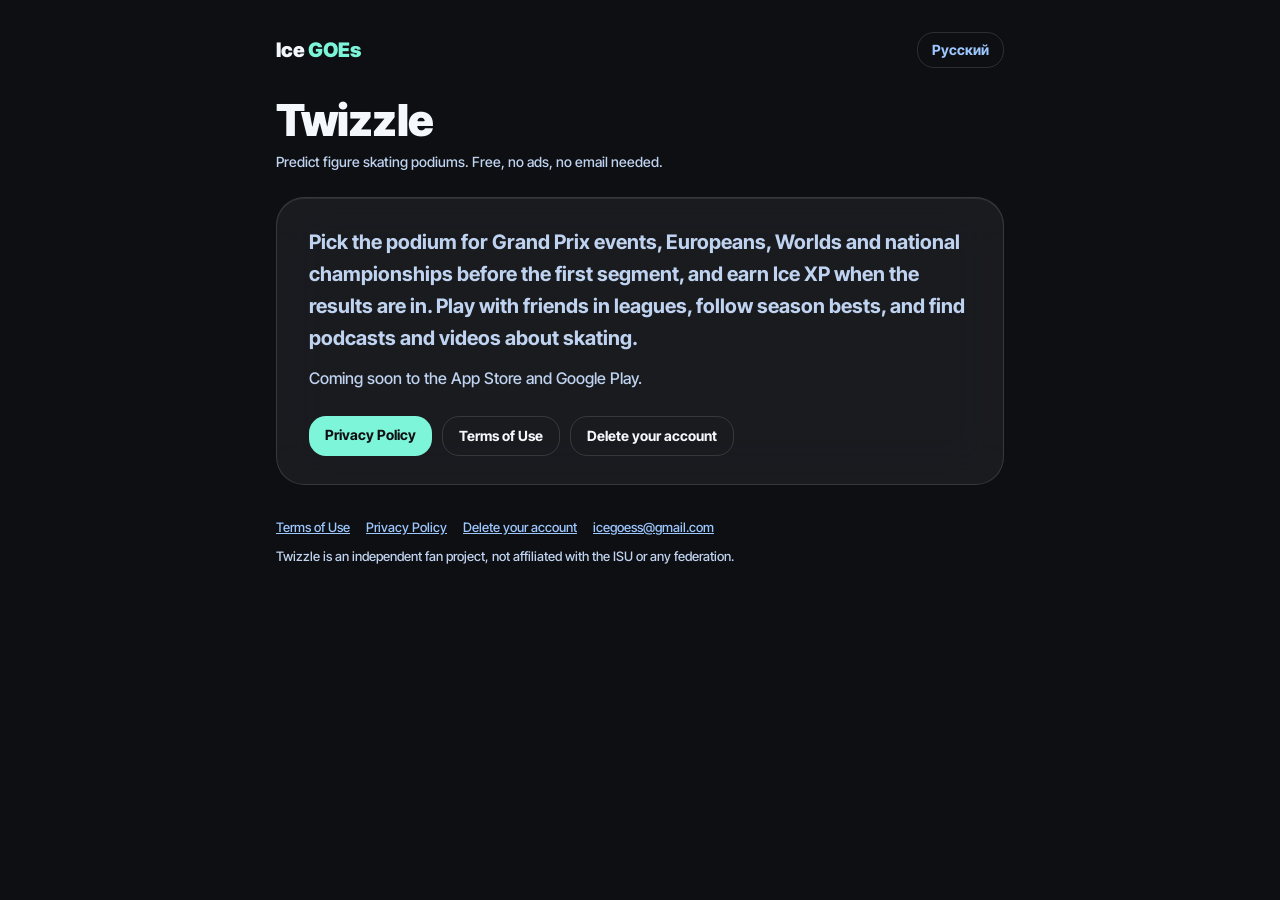
<file: index.html>
<!doctype html>
<html lang="en">
<head>
<meta charset="utf-8">
<meta name="viewport" content="width=device-width, initial-scale=1">
<title>Twizzle — figure skating predictions</title>
<meta name="description" content="Predict figure skating podiums. Free, no ads, no email needed.">
<link rel="icon" href="data:,">
<link rel="preconnect" href="https://fonts.googleapis.com">
<link rel="preconnect" href="https://fonts.gstatic.com" crossorigin>
<link href="https://fonts.googleapis.com/css2?family=Inter+Tight:wght@500;700;800;900&display=swap" rel="stylesheet">
<link rel="stylesheet" href="style.css">
</head>
<body>
<div class="wrap">
<header>
  <a class="brand" href="index.html">Ice <span>GOEs</span></a>
  <a class="lang" href="ru/index.html" hreflang="ru">Русский</a>
</header>
<h1>Twizzle</h1>
<p class="updated">Predict figure skating podiums. Free, no ads, no email needed.</p>
<section class="card">
<p class="lead">Pick the podium for Grand Prix events, Europeans, Worlds and national championships before the first segment, and earn Ice XP when the results are in. Play with friends in leagues, follow season bests, and find podcasts and videos about skating.</p>
<p>Coming soon to the App Store and Google Play.</p>
<div class="links">
  <a href="privacy.html">Privacy Policy</a>
  <a class="ghost" href="terms.html">Terms of Use</a>
  <a class="ghost" href="delete-account.html">Delete your account</a>
</div>
</section>
<footer>
  <nav>
    <a href="terms.html">Terms of Use</a>
    <a href="privacy.html">Privacy Policy</a>
    <a href="delete-account.html">Delete your account</a>
    <a href="mailto:icegoess@gmail.com">icegoess@gmail.com</a>
  </nav>
  Twizzle is an independent fan project, not affiliated with the ISU or any federation.
</footer>
</div>
</body>
</html>
</file>
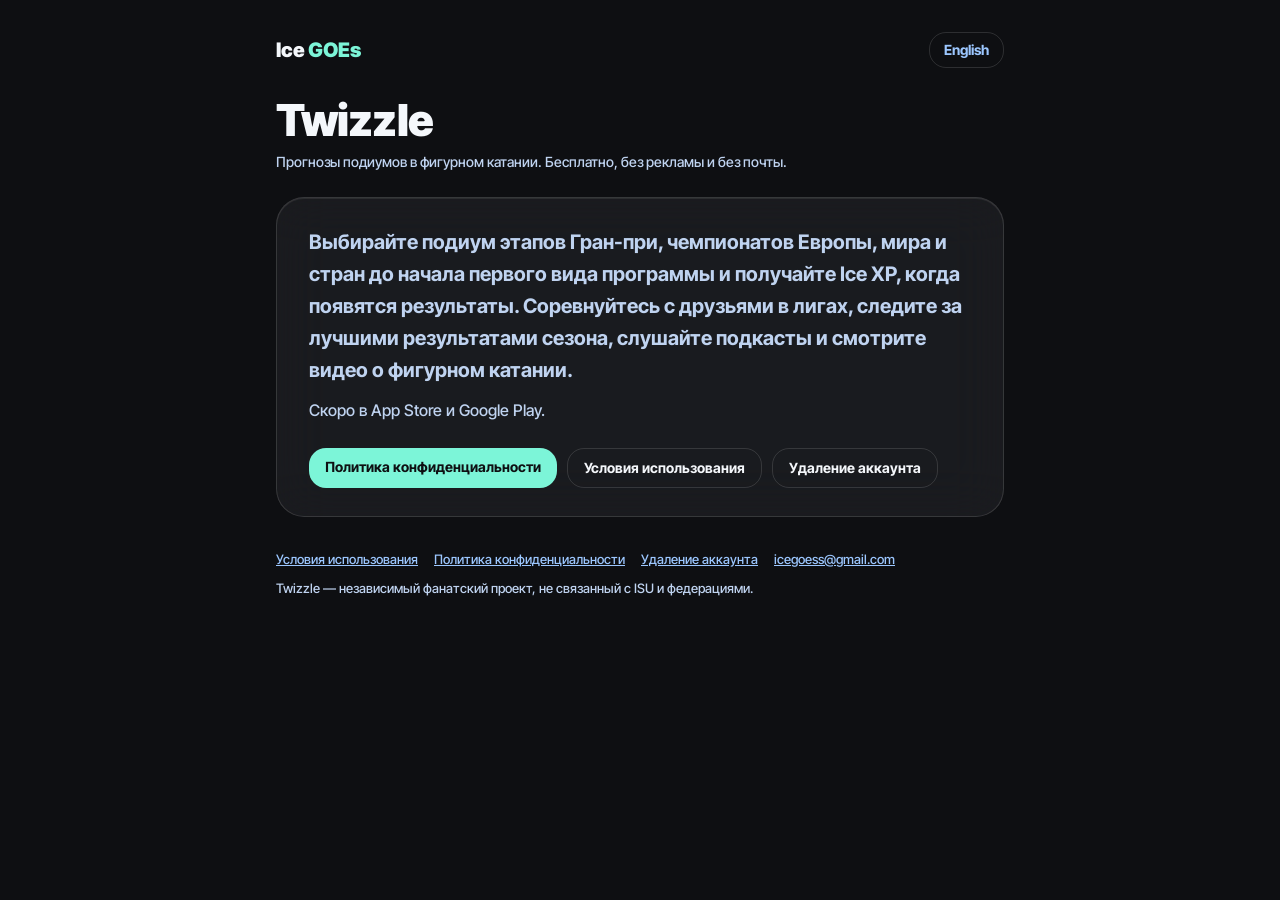
<file: ru/index.html>
<!doctype html>
<html lang="ru">
<head>
<meta charset="utf-8">
<meta name="viewport" content="width=device-width, initial-scale=1">
<title>Twizzle — прогнозы в фигурном катании</title>
<meta name="description" content="Прогнозы подиумов в фигурном катании. Бесплатно, без рекламы и без почты.">
<link rel="icon" href="data:,">
<link rel="preconnect" href="https://fonts.googleapis.com">
<link rel="preconnect" href="https://fonts.gstatic.com" crossorigin>
<link href="https://fonts.googleapis.com/css2?family=Inter+Tight:wght@500;700;800;900&display=swap" rel="stylesheet">
<link rel="stylesheet" href="../style.css">
</head>
<body>
<div class="wrap">
<header>
  <a class="brand" href="index.html">Ice <span>GOEs</span></a>
  <a class="lang" href="../index.html" hreflang="en">English</a>
</header>
<h1>Twizzle</h1>
<p class="updated">Прогнозы подиумов в фигурном катании. Бесплатно, без рекламы и без почты.</p>
<section class="card">
<p class="lead">Выбирайте подиум этапов Гран-при, чемпионатов Европы, мира и стран до начала первого вида программы и получайте Ice XP, когда появятся результаты. Соревнуйтесь с друзьями в лигах, следите за лучшими результатами сезона, слушайте подкасты и смотрите видео о фигурном катании.</p>
<p>Скоро в App Store и Google Play.</p>
<div class="links">
  <a href="privacy.html">Политика конфиденциальности</a>
  <a class="ghost" href="terms.html">Условия использования</a>
  <a class="ghost" href="delete-account.html">Удаление аккаунта</a>
</div>
</section>
<footer>
  <nav>
    <a href="terms.html">Условия использования</a>
    <a href="privacy.html">Политика конфиденциальности</a>
    <a href="delete-account.html">Удаление аккаунта</a>
    <a href="mailto:icegoess@gmail.com">icegoess@gmail.com</a>
  </nav>
  Twizzle — независимый фанатский проект, не связанный с ISU и федерациями.
</footer>
</div>
</body>
</html>
</file>
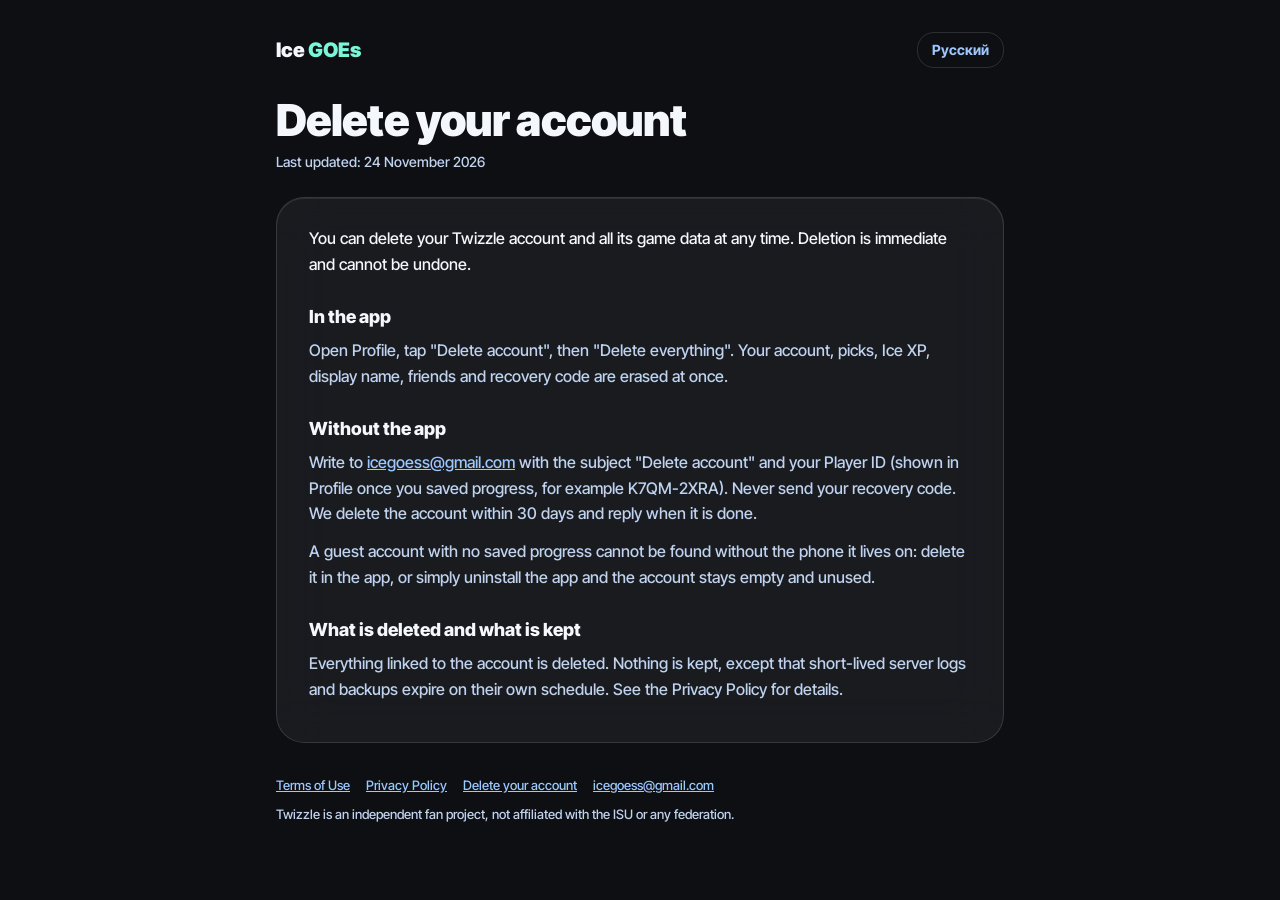
<file: delete-account.html>
<!doctype html>
<html lang="en">
<head>
<meta charset="utf-8">
<meta name="viewport" content="width=device-width, initial-scale=1">
<title>Delete your account · Twizzle</title>
<meta name="description" content="You can delete your Twizzle account and all its game data at any time. Deletion is immediate and cannot be undone.">
<link rel="icon" href="data:,">
<link rel="preconnect" href="https://fonts.googleapis.com">
<link rel="preconnect" href="https://fonts.gstatic.com" crossorigin>
<link href="https://fonts.googleapis.com/css2?family=Inter+Tight:wght@500;700;800;900&display=swap" rel="stylesheet">
<link rel="stylesheet" href="style.css">
</head>
<body>
<div class="wrap">
<header>
  <a class="brand" href="index.html">Ice <span>GOEs</span></a>
  <a class="lang" href="ru/delete-account.html" hreflang="ru">Русский</a>
</header>
<h1>Delete your account</h1>
<p class="updated">Last updated: 24 November 2026</p>
<article class="card">
<p class="intro">You can delete your Twizzle account and all its game data at any time. Deletion is immediate and cannot be undone.</p>
<h2>In the app</h2>
<p>Open Profile, tap &quot;Delete account&quot;, then &quot;Delete everything&quot;. Your account, picks, Ice XP, display name, friends and recovery code are erased at once.</p>
<h2>Without the app</h2>
<p>Write to <a href="mailto:icegoess@gmail.com">icegoess@gmail.com</a> with the subject &quot;Delete account&quot; and your Player ID (shown in Profile once you saved progress, for example K7QM-2XRA). Never send your recovery code. We delete the account within 30 days and reply when it is done.</p>
<p>A guest account with no saved progress cannot be found without the phone it lives on: delete it in the app, or simply uninstall the app and the account stays empty and unused.</p>
<h2>What is deleted and what is kept</h2>
<p>Everything linked to the account is deleted. Nothing is kept, except that short-lived server logs and backups expire on their own schedule. See the Privacy Policy for details.</p>
</article>
<footer>
  <nav>
    <a href="terms.html">Terms of Use</a>
    <a href="privacy.html">Privacy Policy</a>
    <a href="delete-account.html">Delete your account</a>
    <a href="mailto:icegoess@gmail.com">icegoess@gmail.com</a>
  </nav>
  Twizzle is an independent fan project, not affiliated with the ISU or any federation.
</footer>
</div>
</body>
</html>
</file>
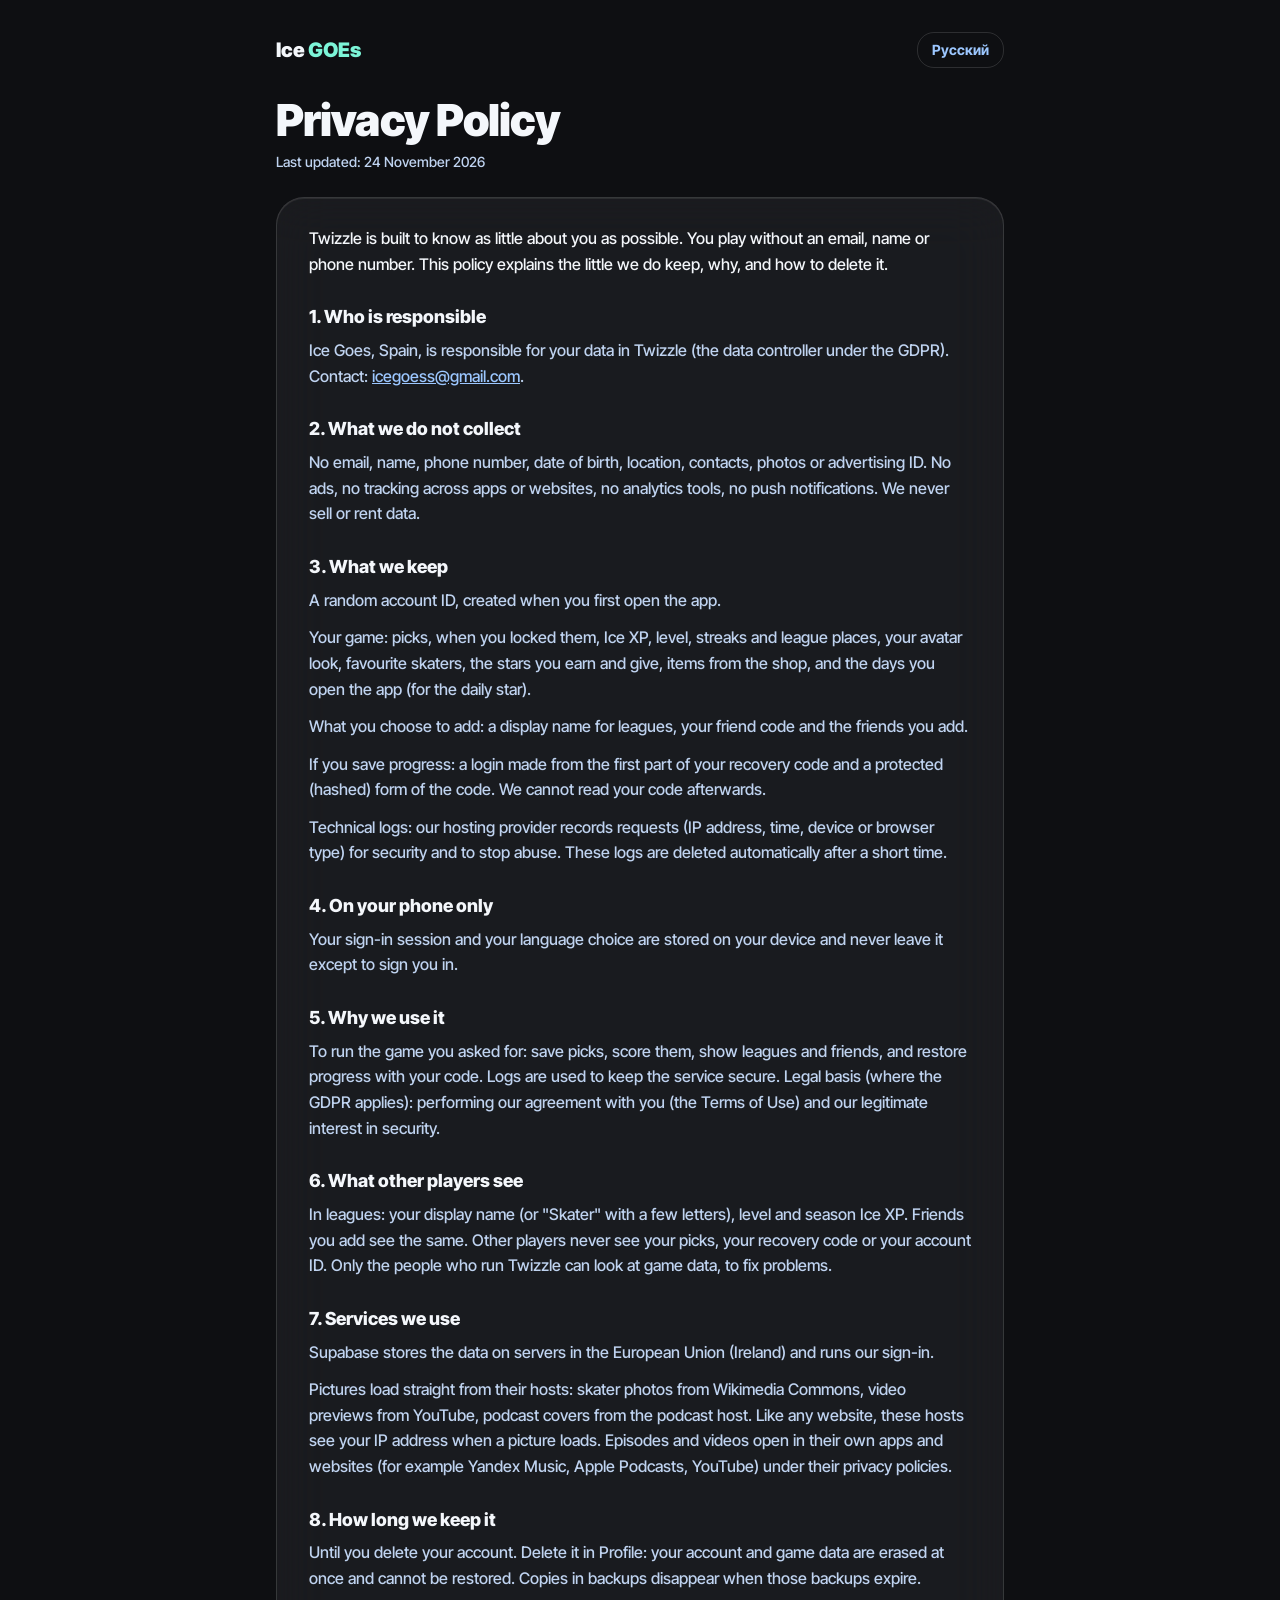
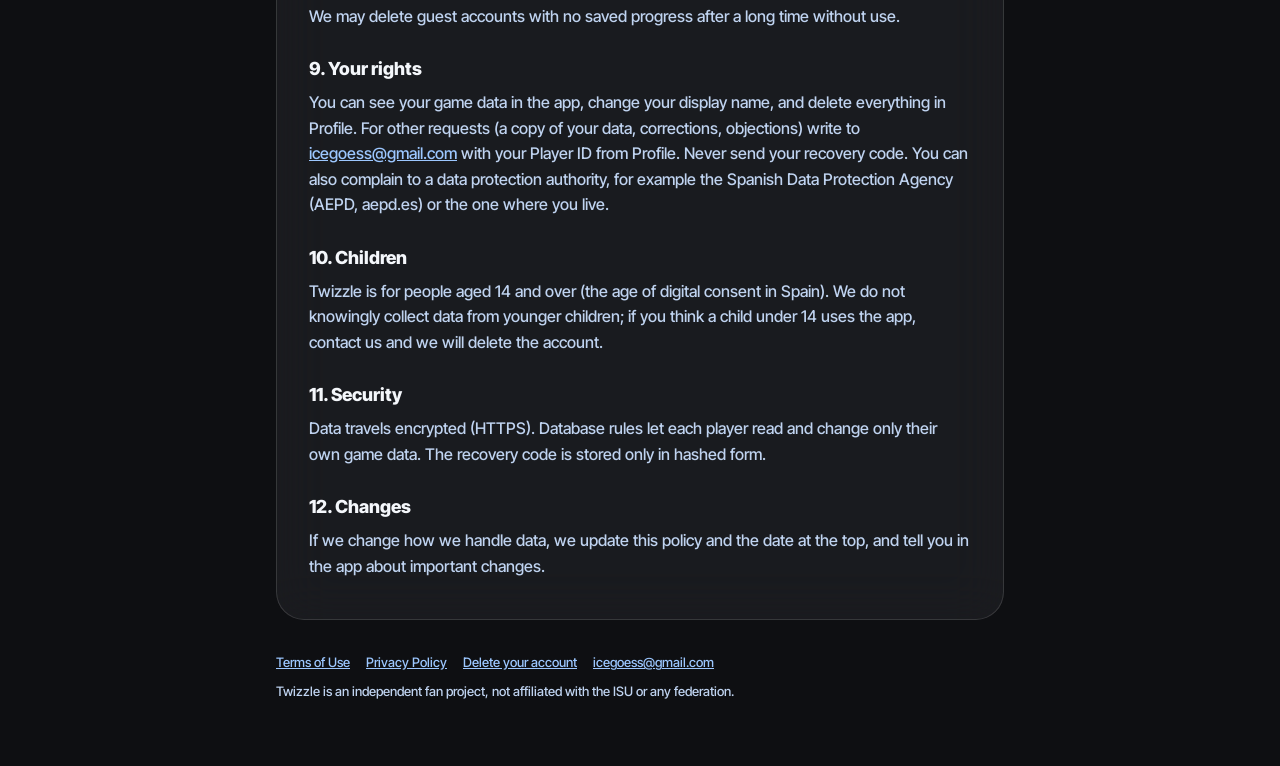
<file: privacy.html>
<!doctype html>
<html lang="en">
<head>
<meta charset="utf-8">
<meta name="viewport" content="width=device-width, initial-scale=1">
<title>Privacy Policy · Twizzle</title>
<meta name="description" content="Twizzle is built to know as little about you as possible. You play without an email, name or phone number. This policy explains the little we do keep, why, and how to delete it.">
<link rel="icon" href="data:,">
<link rel="preconnect" href="https://fonts.googleapis.com">
<link rel="preconnect" href="https://fonts.gstatic.com" crossorigin>
<link href="https://fonts.googleapis.com/css2?family=Inter+Tight:wght@500;700;800;900&display=swap" rel="stylesheet">
<link rel="stylesheet" href="style.css">
</head>
<body>
<div class="wrap">
<header>
  <a class="brand" href="index.html">Ice <span>GOEs</span></a>
  <a class="lang" href="ru/privacy.html" hreflang="ru">Русский</a>
</header>
<h1>Privacy Policy</h1>
<p class="updated">Last updated: 24 November 2026</p>
<article class="card">
<p class="intro">Twizzle is built to know as little about you as possible. You play without an email, name or phone number. This policy explains the little we do keep, why, and how to delete it.</p>
<h2>1. Who is responsible</h2>
<p>Ice Goes, Spain, is responsible for your data in Twizzle (the data controller under the GDPR). Contact: <a href="mailto:icegoess@gmail.com">icegoess@gmail.com</a>.</p>
<h2>2. What we do not collect</h2>
<p>No email, name, phone number, date of birth, location, contacts, photos or advertising ID. No ads, no tracking across apps or websites, no analytics tools, no push notifications. We never sell or rent data.</p>
<h2>3. What we keep</h2>
<p>A random account ID, created when you first open the app.</p>
<p>Your game: picks, when you locked them, Ice XP, level, streaks and league places, your avatar look, favourite skaters, the stars you earn and give, items from the shop, and the days you open the app (for the daily star).</p>
<p>What you choose to add: a display name for leagues, your friend code and the friends you add.</p>
<p>If you save progress: a login made from the first part of your recovery code and a protected (hashed) form of the code. We cannot read your code afterwards.</p>
<p>Technical logs: our hosting provider records requests (IP address, time, device or browser type) for security and to stop abuse. These logs are deleted automatically after a short time.</p>
<h2>4. On your phone only</h2>
<p>Your sign-in session and your language choice are stored on your device and never leave it except to sign you in.</p>
<h2>5. Why we use it</h2>
<p>To run the game you asked for: save picks, score them, show leagues and friends, and restore progress with your code. Logs are used to keep the service secure. Legal basis (where the GDPR applies): performing our agreement with you (the Terms of Use) and our legitimate interest in security.</p>
<h2>6. What other players see</h2>
<p>In leagues: your display name (or &quot;Skater&quot; with a few letters), level and season Ice XP. Friends you add see the same. Other players never see your picks, your recovery code or your account ID. Only the people who run Twizzle can look at game data, to fix problems.</p>
<h2>7. Services we use</h2>
<p>Supabase stores the data on servers in the European Union (Ireland) and runs our sign-in.</p>
<p>Pictures load straight from their hosts: skater photos from Wikimedia Commons, video previews from YouTube, podcast covers from the podcast host. Like any website, these hosts see your IP address when a picture loads. Episodes and videos open in their own apps and websites (for example Yandex Music, Apple Podcasts, YouTube) under their privacy policies.</p>
<h2>8. How long we keep it</h2>
<p>Until you delete your account. Delete it in Profile: your account and game data are erased at once and cannot be restored. Copies in backups disappear when those backups expire.</p>
<p>We may delete guest accounts with no saved progress after a long time without use.</p>
<h2>9. Your rights</h2>
<p>You can see your game data in the app, change your display name, and delete everything in Profile. For other requests (a copy of your data, corrections, objections) write to <a href="mailto:icegoess@gmail.com">icegoess@gmail.com</a> with your Player ID from Profile. Never send your recovery code. You can also complain to a data protection authority, for example the Spanish Data Protection Agency (AEPD, aepd.es) or the one where you live.</p>
<h2>10. Children</h2>
<p>Twizzle is for people aged 14 and over (the age of digital consent in Spain). We do not knowingly collect data from younger children; if you think a child under 14 uses the app, contact us and we will delete the account.</p>
<h2>11. Security</h2>
<p>Data travels encrypted (HTTPS). Database rules let each player read and change only their own game data. The recovery code is stored only in hashed form.</p>
<h2>12. Changes</h2>
<p>If we change how we handle data, we update this policy and the date at the top, and tell you in the app about important changes.</p>
</article>
<footer>
  <nav>
    <a href="terms.html">Terms of Use</a>
    <a href="privacy.html">Privacy Policy</a>
    <a href="delete-account.html">Delete your account</a>
    <a href="mailto:icegoess@gmail.com">icegoess@gmail.com</a>
  </nav>
  Twizzle is an independent fan project, not affiliated with the ISU or any federation.
</footer>
</div>
</body>
</html>
</file>
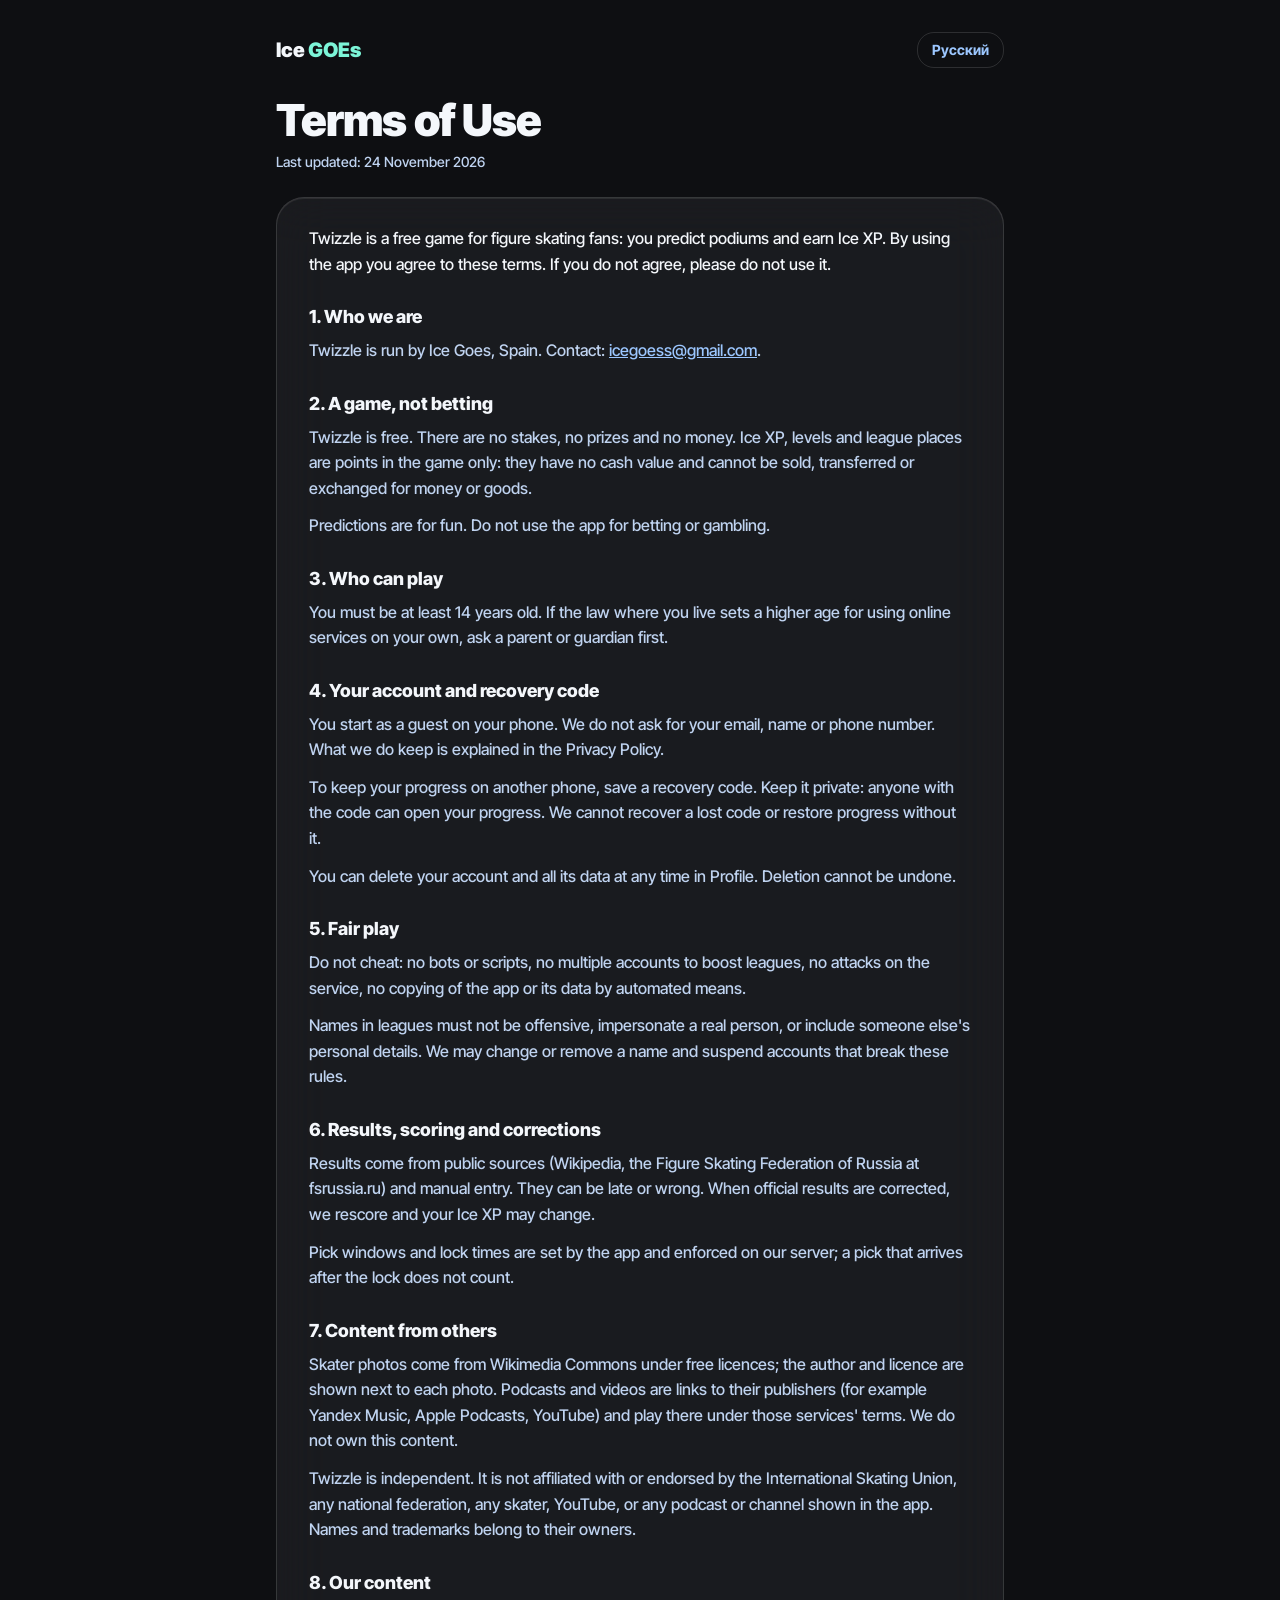
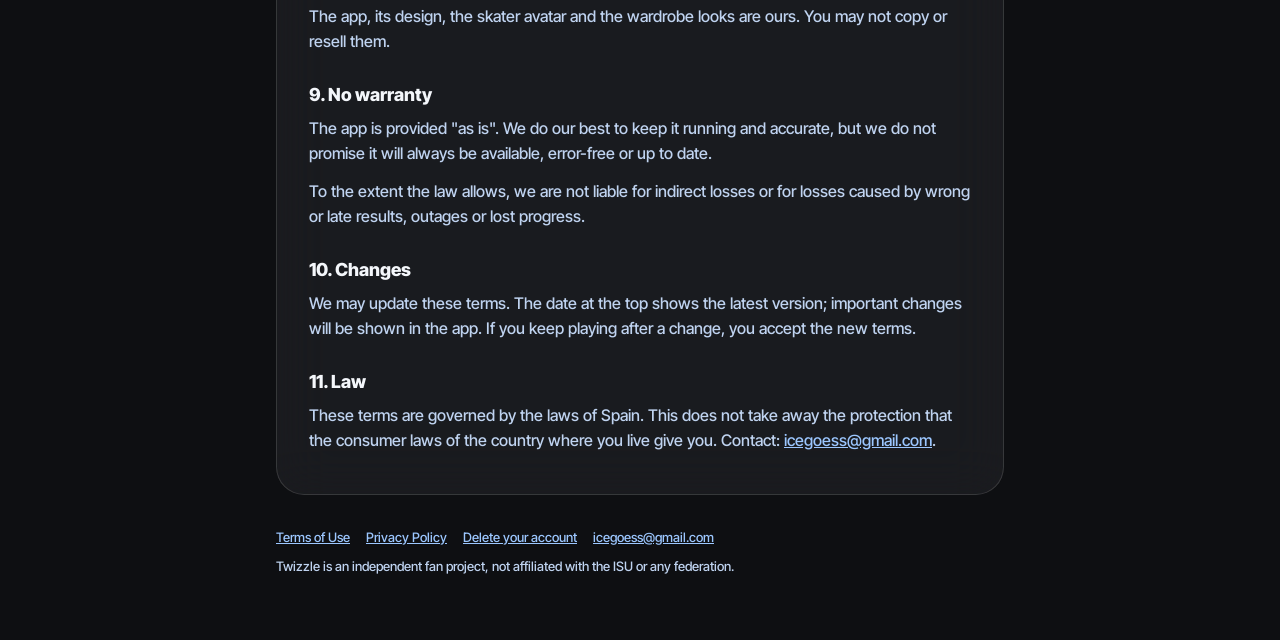
<file: terms.html>
<!doctype html>
<html lang="en">
<head>
<meta charset="utf-8">
<meta name="viewport" content="width=device-width, initial-scale=1">
<title>Terms of Use · Twizzle</title>
<meta name="description" content="Twizzle is a free game for figure skating fans: you predict podiums and earn Ice XP. By using the app you agree to these terms. If you do not agree, please do not use it.">
<link rel="icon" href="data:,">
<link rel="preconnect" href="https://fonts.googleapis.com">
<link rel="preconnect" href="https://fonts.gstatic.com" crossorigin>
<link href="https://fonts.googleapis.com/css2?family=Inter+Tight:wght@500;700;800;900&display=swap" rel="stylesheet">
<link rel="stylesheet" href="style.css">
</head>
<body>
<div class="wrap">
<header>
  <a class="brand" href="index.html">Ice <span>GOEs</span></a>
  <a class="lang" href="ru/terms.html" hreflang="ru">Русский</a>
</header>
<h1>Terms of Use</h1>
<p class="updated">Last updated: 24 November 2026</p>
<article class="card">
<p class="intro">Twizzle is a free game for figure skating fans: you predict podiums and earn Ice XP. By using the app you agree to these terms. If you do not agree, please do not use it.</p>
<h2>1. Who we are</h2>
<p>Twizzle is run by Ice Goes, Spain. Contact: <a href="mailto:icegoess@gmail.com">icegoess@gmail.com</a>.</p>
<h2>2. A game, not betting</h2>
<p>Twizzle is free. There are no stakes, no prizes and no money. Ice XP, levels and league places are points in the game only: they have no cash value and cannot be sold, transferred or exchanged for money or goods.</p>
<p>Predictions are for fun. Do not use the app for betting or gambling.</p>
<h2>3. Who can play</h2>
<p>You must be at least 14 years old. If the law where you live sets a higher age for using online services on your own, ask a parent or guardian first.</p>
<h2>4. Your account and recovery code</h2>
<p>You start as a guest on your phone. We do not ask for your email, name or phone number. What we do keep is explained in the Privacy Policy.</p>
<p>To keep your progress on another phone, save a recovery code. Keep it private: anyone with the code can open your progress. We cannot recover a lost code or restore progress without it.</p>
<p>You can delete your account and all its data at any time in Profile. Deletion cannot be undone.</p>
<h2>5. Fair play</h2>
<p>Do not cheat: no bots or scripts, no multiple accounts to boost leagues, no attacks on the service, no copying of the app or its data by automated means.</p>
<p>Names in leagues must not be offensive, impersonate a real person, or include someone else's personal details. We may change or remove a name and suspend accounts that break these rules.</p>
<h2>6. Results, scoring and corrections</h2>
<p>Results come from public sources (Wikipedia, the Figure Skating Federation of Russia at fsrussia.ru) and manual entry. They can be late or wrong. When official results are corrected, we rescore and your Ice XP may change.</p>
<p>Pick windows and lock times are set by the app and enforced on our server; a pick that arrives after the lock does not count.</p>
<h2>7. Content from others</h2>
<p>Skater photos come from Wikimedia Commons under free licences; the author and licence are shown next to each photo. Podcasts and videos are links to their publishers (for example Yandex Music, Apple Podcasts, YouTube) and play there under those services' terms. We do not own this content.</p>
<p>Twizzle is independent. It is not affiliated with or endorsed by the International Skating Union, any national federation, any skater, YouTube, or any podcast or channel shown in the app. Names and trademarks belong to their owners.</p>
<h2>8. Our content</h2>
<p>The app, its design, the skater avatar and the wardrobe looks are ours. You may not copy or resell them.</p>
<h2>9. No warranty</h2>
<p>The app is provided &quot;as is&quot;. We do our best to keep it running and accurate, but we do not promise it will always be available, error-free or up to date.</p>
<p>To the extent the law allows, we are not liable for indirect losses or for losses caused by wrong or late results, outages or lost progress.</p>
<h2>10. Changes</h2>
<p>We may update these terms. The date at the top shows the latest version; important changes will be shown in the app. If you keep playing after a change, you accept the new terms.</p>
<h2>11. Law</h2>
<p>These terms are governed by the laws of Spain. This does not take away the protection that the consumer laws of the country where you live give you. Contact: <a href="mailto:icegoess@gmail.com">icegoess@gmail.com</a>.</p>
</article>
<footer>
  <nav>
    <a href="terms.html">Terms of Use</a>
    <a href="privacy.html">Privacy Policy</a>
    <a href="delete-account.html">Delete your account</a>
    <a href="mailto:icegoess@gmail.com">icegoess@gmail.com</a>
  </nav>
  Twizzle is an independent fan project, not affiliated with the ISU or any federation.
</footer>
</div>
</body>
</html>
</file>
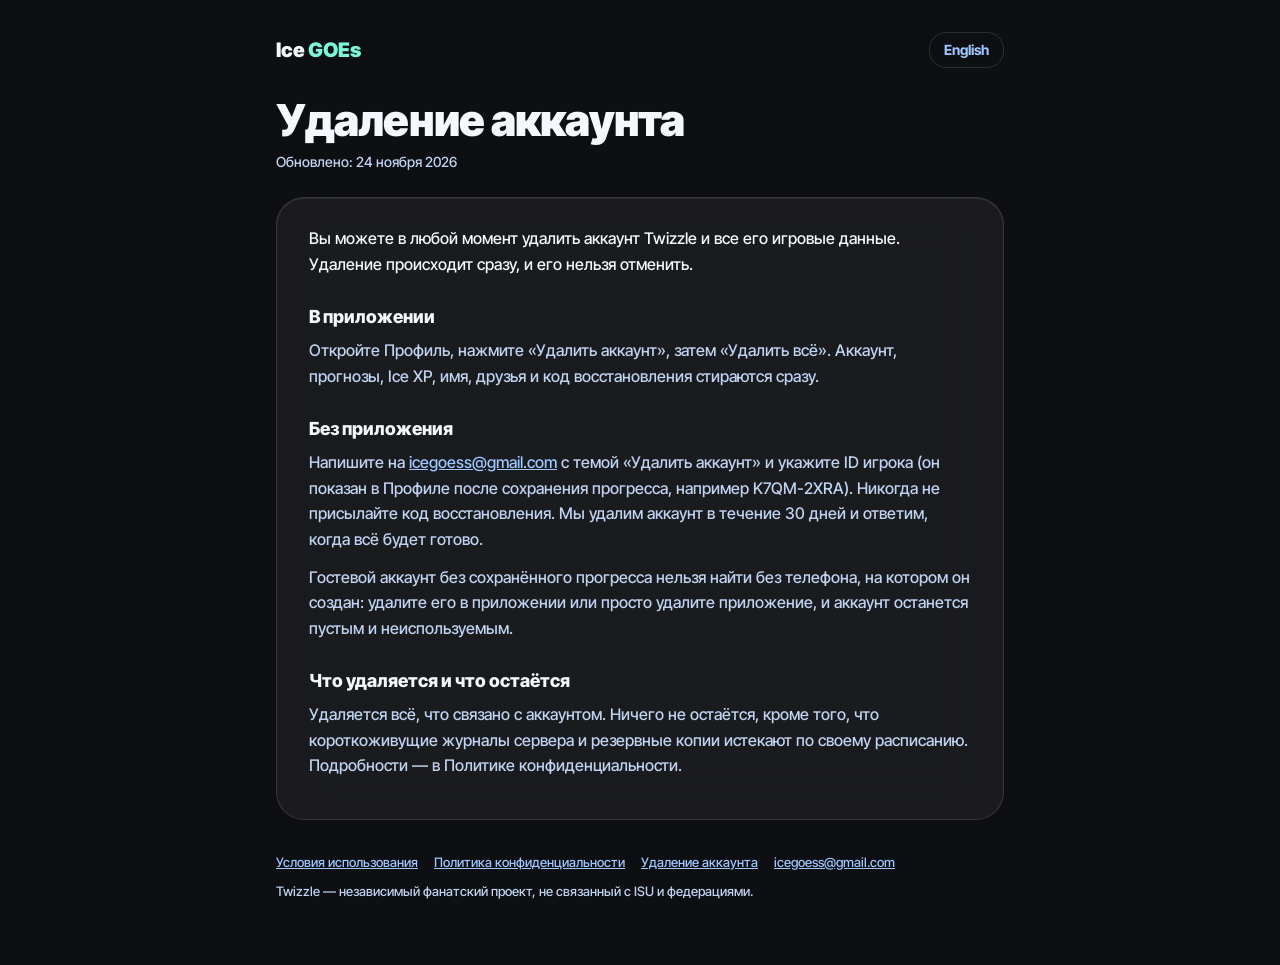
<file: ru/delete-account.html>
<!doctype html>
<html lang="ru">
<head>
<meta charset="utf-8">
<meta name="viewport" content="width=device-width, initial-scale=1">
<title>Удаление аккаунта · Twizzle</title>
<meta name="description" content="Вы можете в любой момент удалить аккаунт Twizzle и все его игровые данные. Удаление происходит сразу, и его нельзя отменить.">
<link rel="icon" href="data:,">
<link rel="preconnect" href="https://fonts.googleapis.com">
<link rel="preconnect" href="https://fonts.gstatic.com" crossorigin>
<link href="https://fonts.googleapis.com/css2?family=Inter+Tight:wght@500;700;800;900&display=swap" rel="stylesheet">
<link rel="stylesheet" href="../style.css">
</head>
<body>
<div class="wrap">
<header>
  <a class="brand" href="index.html">Ice <span>GOEs</span></a>
  <a class="lang" href="../delete-account.html" hreflang="en">English</a>
</header>
<h1>Удаление аккаунта</h1>
<p class="updated">Обновлено: 24 ноября 2026</p>
<article class="card">
<p class="intro">Вы можете в любой момент удалить аккаунт Twizzle и все его игровые данные. Удаление происходит сразу, и его нельзя отменить.</p>
<h2>В приложении</h2>
<p>Откройте Профиль, нажмите «Удалить аккаунт», затем «Удалить всё». Аккаунт, прогнозы, Ice XP, имя, друзья и код восстановления стираются сразу.</p>
<h2>Без приложения</h2>
<p>Напишите на <a href="mailto:icegoess@gmail.com">icegoess@gmail.com</a> с темой «Удалить аккаунт» и укажите ID игрока (он показан в Профиле после сохранения прогресса, например K7QM-2XRA). Никогда не присылайте код восстановления. Мы удалим аккаунт в течение 30 дней и ответим, когда всё будет готово.</p>
<p>Гостевой аккаунт без сохранённого прогресса нельзя найти без телефона, на котором он создан: удалите его в приложении или просто удалите приложение, и аккаунт останется пустым и неиспользуемым.</p>
<h2>Что удаляется и что остаётся</h2>
<p>Удаляется всё, что связано с аккаунтом. Ничего не остаётся, кроме того, что короткоживущие журналы сервера и резервные копии истекают по своему расписанию. Подробности — в Политике конфиденциальности.</p>
</article>
<footer>
  <nav>
    <a href="terms.html">Условия использования</a>
    <a href="privacy.html">Политика конфиденциальности</a>
    <a href="delete-account.html">Удаление аккаунта</a>
    <a href="mailto:icegoess@gmail.com">icegoess@gmail.com</a>
  </nav>
  Twizzle — независимый фанатский проект, не связанный с ISU и федерациями.
</footer>
</div>
</body>
</html>
</file>
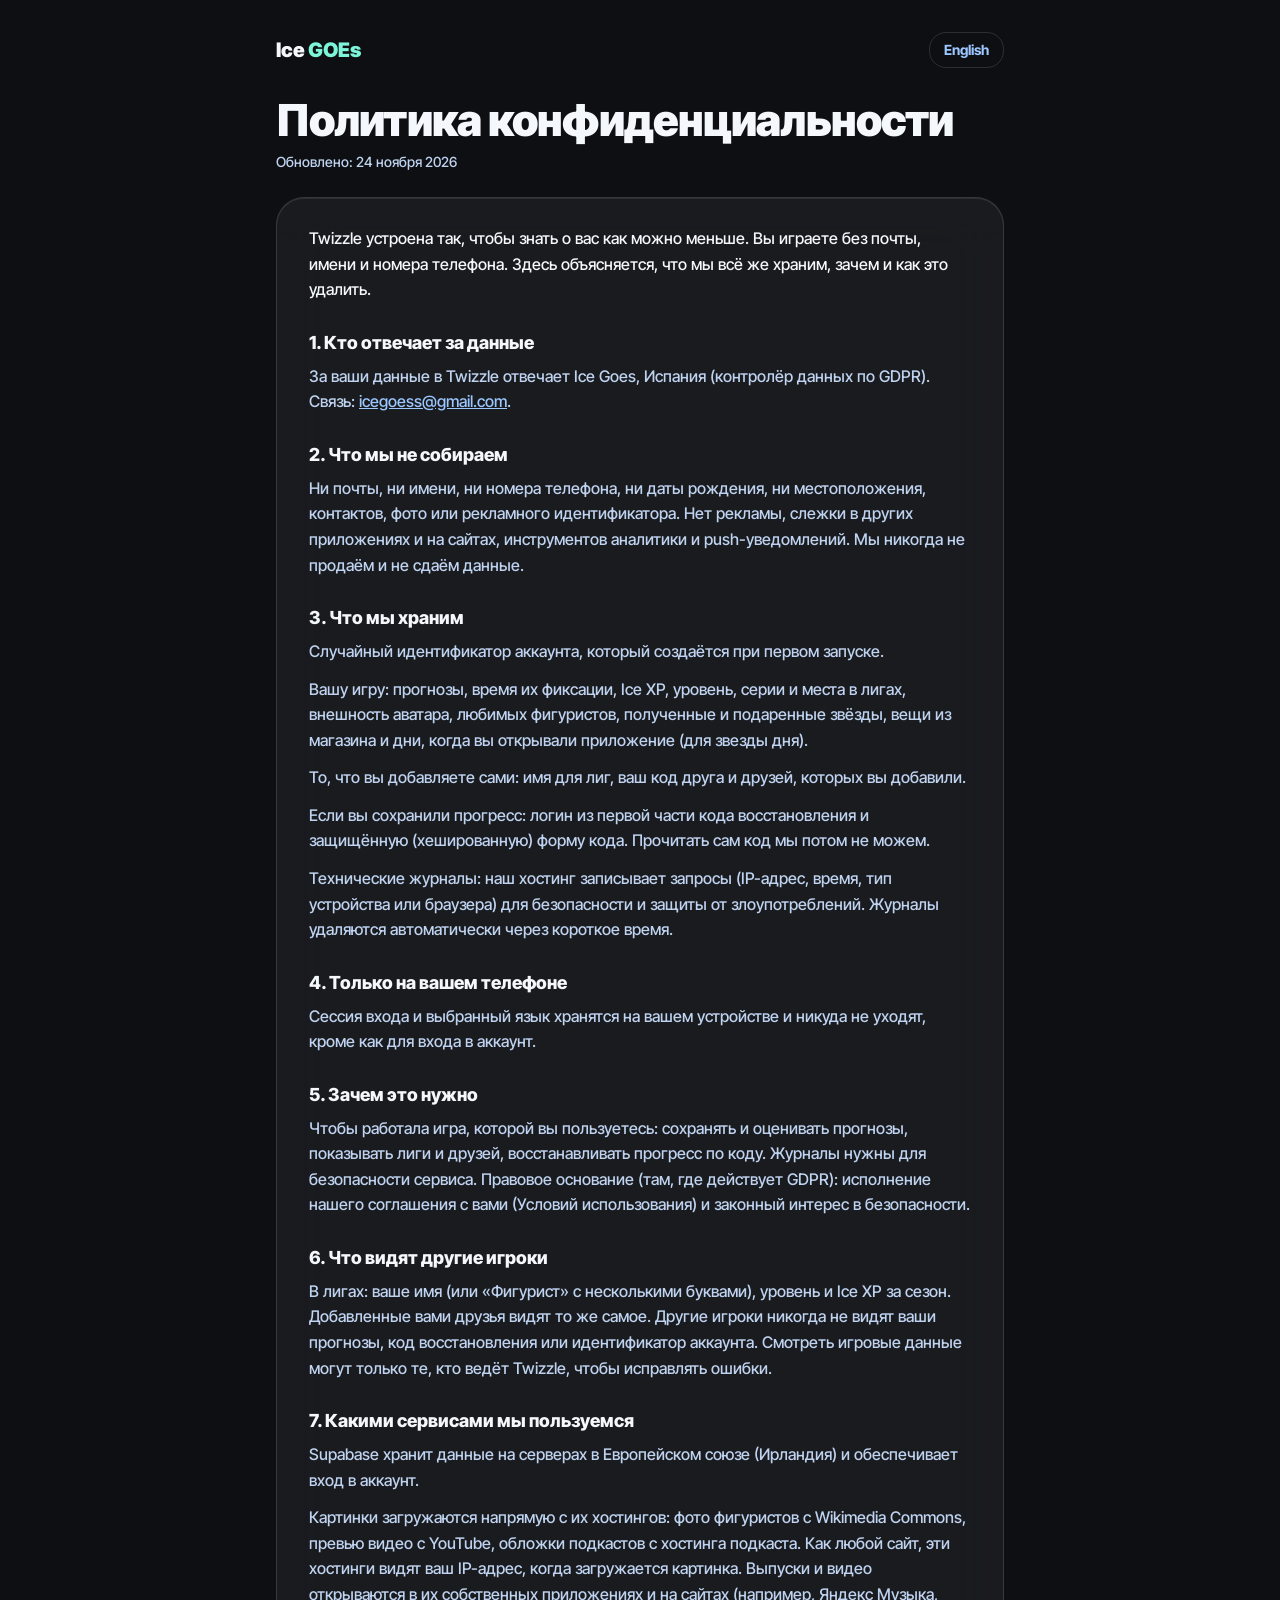
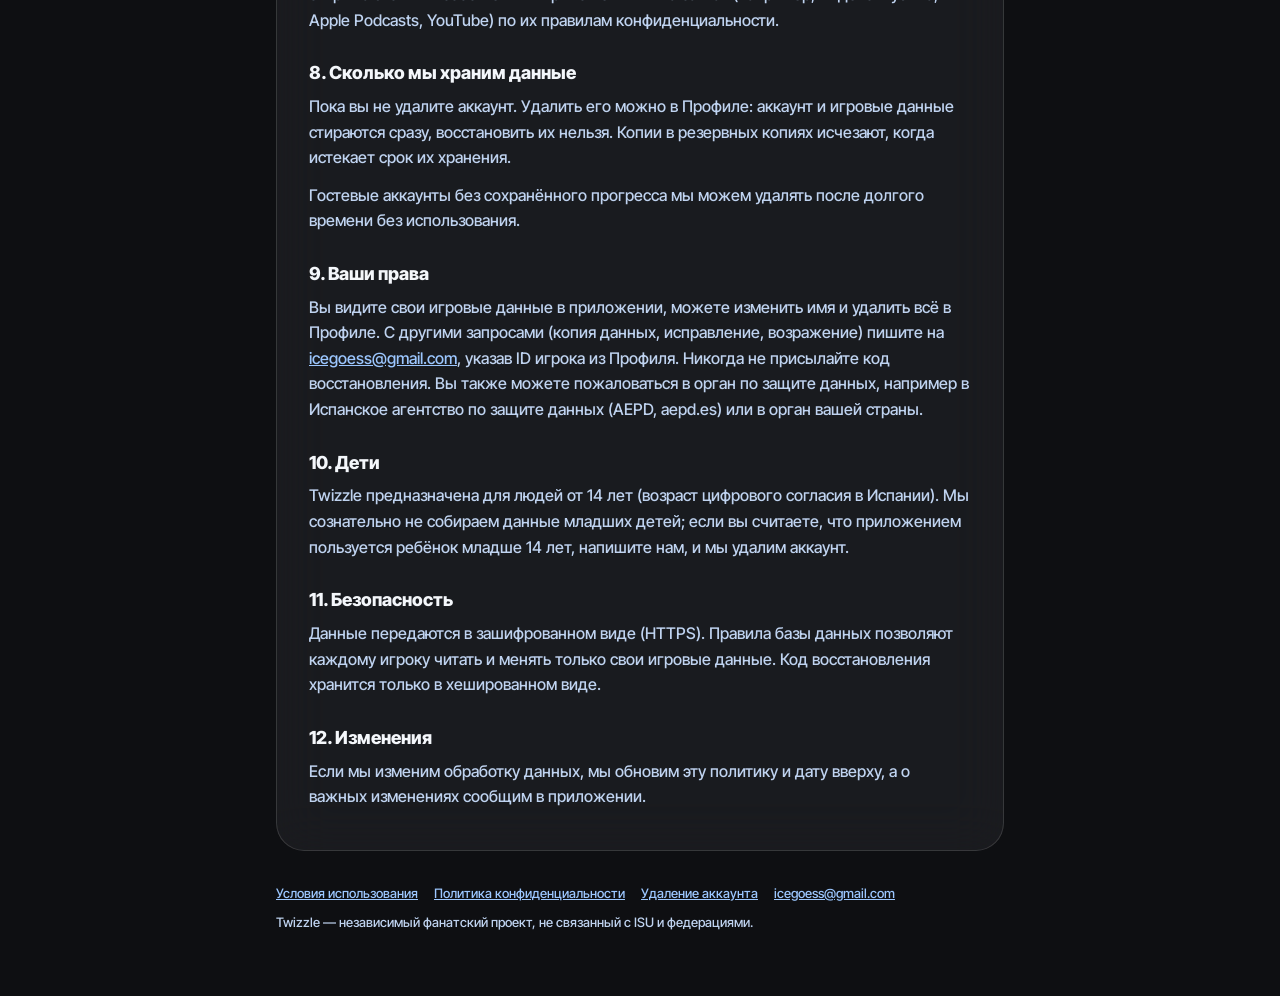
<file: ru/privacy.html>
<!doctype html>
<html lang="ru">
<head>
<meta charset="utf-8">
<meta name="viewport" content="width=device-width, initial-scale=1">
<title>Политика конфиденциальности · Twizzle</title>
<meta name="description" content="Twizzle устроена так, чтобы знать о вас как можно меньше. Вы играете без почты, имени и номера телефона. Здесь объясняется, что мы всё же храним, зачем и как это удалить.">
<link rel="icon" href="data:,">
<link rel="preconnect" href="https://fonts.googleapis.com">
<link rel="preconnect" href="https://fonts.gstatic.com" crossorigin>
<link href="https://fonts.googleapis.com/css2?family=Inter+Tight:wght@500;700;800;900&display=swap" rel="stylesheet">
<link rel="stylesheet" href="../style.css">
</head>
<body>
<div class="wrap">
<header>
  <a class="brand" href="index.html">Ice <span>GOEs</span></a>
  <a class="lang" href="../privacy.html" hreflang="en">English</a>
</header>
<h1>Политика конфиденциальности</h1>
<p class="updated">Обновлено: 24 ноября 2026</p>
<article class="card">
<p class="intro">Twizzle устроена так, чтобы знать о вас как можно меньше. Вы играете без почты, имени и номера телефона. Здесь объясняется, что мы всё же храним, зачем и как это удалить.</p>
<h2>1. Кто отвечает за данные</h2>
<p>За ваши данные в Twizzle отвечает Ice Goes, Испания (контролёр данных по GDPR). Связь: <a href="mailto:icegoess@gmail.com">icegoess@gmail.com</a>.</p>
<h2>2. Что мы не собираем</h2>
<p>Ни почты, ни имени, ни номера телефона, ни даты рождения, ни местоположения, контактов, фото или рекламного идентификатора. Нет рекламы, слежки в других приложениях и на сайтах, инструментов аналитики и push-уведомлений. Мы никогда не продаём и не сдаём данные.</p>
<h2>3. Что мы храним</h2>
<p>Случайный идентификатор аккаунта, который создаётся при первом запуске.</p>
<p>Вашу игру: прогнозы, время их фиксации, Ice XP, уровень, серии и места в лигах, внешность аватара, любимых фигуристов, полученные и подаренные звёзды, вещи из магазина и дни, когда вы открывали приложение (для звезды дня).</p>
<p>То, что вы добавляете сами: имя для лиг, ваш код друга и друзей, которых вы добавили.</p>
<p>Если вы сохранили прогресс: логин из первой части кода восстановления и защищённую (хешированную) форму кода. Прочитать сам код мы потом не можем.</p>
<p>Технические журналы: наш хостинг записывает запросы (IP-адрес, время, тип устройства или браузера) для безопасности и защиты от злоупотреблений. Журналы удаляются автоматически через короткое время.</p>
<h2>4. Только на вашем телефоне</h2>
<p>Сессия входа и выбранный язык хранятся на вашем устройстве и никуда не уходят, кроме как для входа в аккаунт.</p>
<h2>5. Зачем это нужно</h2>
<p>Чтобы работала игра, которой вы пользуетесь: сохранять и оценивать прогнозы, показывать лиги и друзей, восстанавливать прогресс по коду. Журналы нужны для безопасности сервиса. Правовое основание (там, где действует GDPR): исполнение нашего соглашения с вами (Условий использования) и законный интерес в безопасности.</p>
<h2>6. Что видят другие игроки</h2>
<p>В лигах: ваше имя (или «Фигурист» с несколькими буквами), уровень и Ice XP за сезон. Добавленные вами друзья видят то же самое. Другие игроки никогда не видят ваши прогнозы, код восстановления или идентификатор аккаунта. Смотреть игровые данные могут только те, кто ведёт Twizzle, чтобы исправлять ошибки.</p>
<h2>7. Какими сервисами мы пользуемся</h2>
<p>Supabase хранит данные на серверах в Европейском союзе (Ирландия) и обеспечивает вход в аккаунт.</p>
<p>Картинки загружаются напрямую с их хостингов: фото фигуристов с Wikimedia Commons, превью видео с YouTube, обложки подкастов с хостинга подкаста. Как любой сайт, эти хостинги видят ваш IP-адрес, когда загружается картинка. Выпуски и видео открываются в их собственных приложениях и на сайтах (например, Яндекс Музыка, Apple Podcasts, YouTube) по их правилам конфиденциальности.</p>
<h2>8. Сколько мы храним данные</h2>
<p>Пока вы не удалите аккаунт. Удалить его можно в Профиле: аккаунт и игровые данные стираются сразу, восстановить их нельзя. Копии в резервных копиях исчезают, когда истекает срок их хранения.</p>
<p>Гостевые аккаунты без сохранённого прогресса мы можем удалять после долгого времени без использования.</p>
<h2>9. Ваши права</h2>
<p>Вы видите свои игровые данные в приложении, можете изменить имя и удалить всё в Профиле. С другими запросами (копия данных, исправление, возражение) пишите на <a href="mailto:icegoess@gmail.com">icegoess@gmail.com</a>, указав ID игрока из Профиля. Никогда не присылайте код восстановления. Вы также можете пожаловаться в орган по защите данных, например в Испанское агентство по защите данных (AEPD, aepd.es) или в орган вашей страны.</p>
<h2>10. Дети</h2>
<p>Twizzle предназначена для людей от 14 лет (возраст цифрового согласия в Испании). Мы сознательно не собираем данные младших детей; если вы считаете, что приложением пользуется ребёнок младше 14 лет, напишите нам, и мы удалим аккаунт.</p>
<h2>11. Безопасность</h2>
<p>Данные передаются в зашифрованном виде (HTTPS). Правила базы данных позволяют каждому игроку читать и менять только свои игровые данные. Код восстановления хранится только в хешированном виде.</p>
<h2>12. Изменения</h2>
<p>Если мы изменим обработку данных, мы обновим эту политику и дату вверху, а о важных изменениях сообщим в приложении.</p>
</article>
<footer>
  <nav>
    <a href="terms.html">Условия использования</a>
    <a href="privacy.html">Политика конфиденциальности</a>
    <a href="delete-account.html">Удаление аккаунта</a>
    <a href="mailto:icegoess@gmail.com">icegoess@gmail.com</a>
  </nav>
  Twizzle — независимый фанатский проект, не связанный с ISU и федерациями.
</footer>
</div>
</body>
</html>
</file>
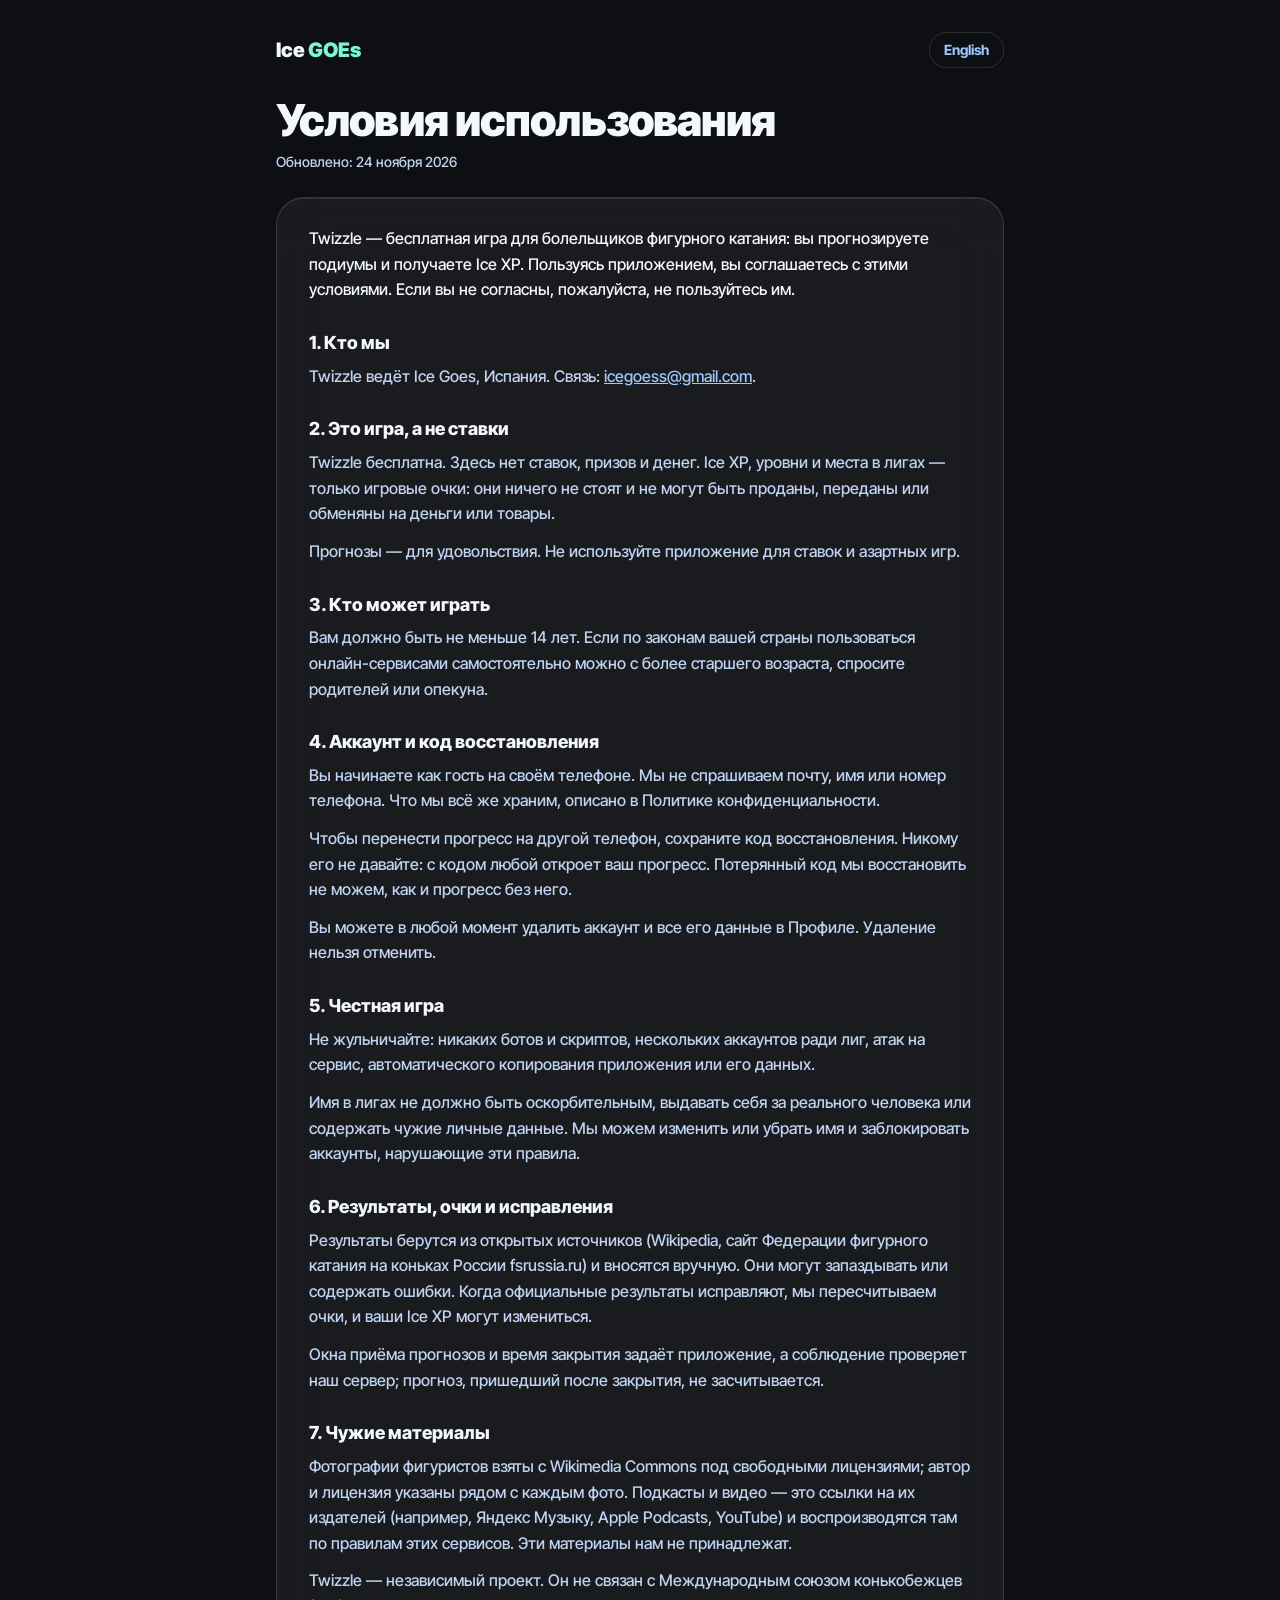
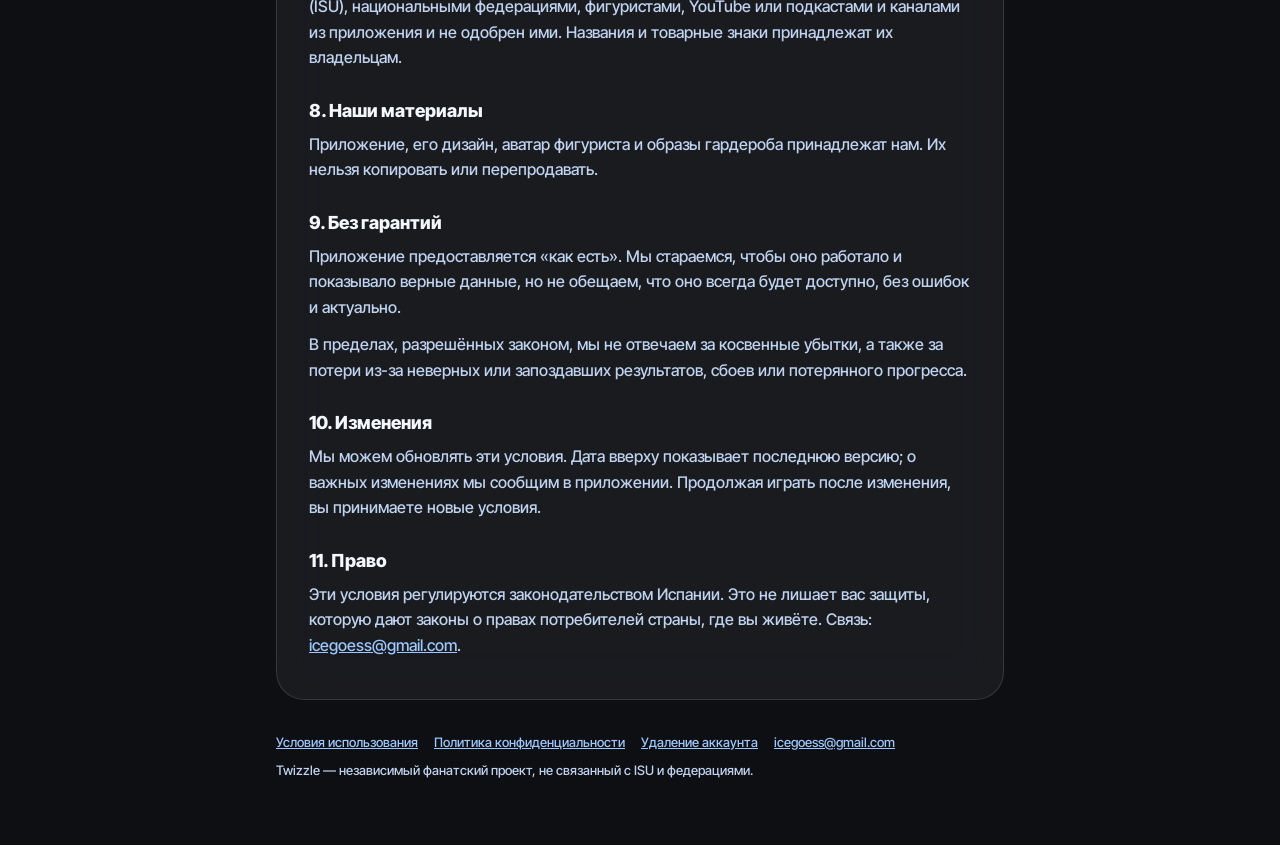
<file: ru/terms.html>
<!doctype html>
<html lang="ru">
<head>
<meta charset="utf-8">
<meta name="viewport" content="width=device-width, initial-scale=1">
<title>Условия использования · Twizzle</title>
<meta name="description" content="Twizzle — бесплатная игра для болельщиков фигурного катания: вы прогнозируете подиумы и получаете Ice XP. Пользуясь приложением, вы соглашаетесь с этими условиями. Если вы не согласны, пожалуйста, не пользуйтесь им.">
<link rel="icon" href="data:,">
<link rel="preconnect" href="https://fonts.googleapis.com">
<link rel="preconnect" href="https://fonts.gstatic.com" crossorigin>
<link href="https://fonts.googleapis.com/css2?family=Inter+Tight:wght@500;700;800;900&display=swap" rel="stylesheet">
<link rel="stylesheet" href="../style.css">
</head>
<body>
<div class="wrap">
<header>
  <a class="brand" href="index.html">Ice <span>GOEs</span></a>
  <a class="lang" href="../terms.html" hreflang="en">English</a>
</header>
<h1>Условия использования</h1>
<p class="updated">Обновлено: 24 ноября 2026</p>
<article class="card">
<p class="intro">Twizzle — бесплатная игра для болельщиков фигурного катания: вы прогнозируете подиумы и получаете Ice XP. Пользуясь приложением, вы соглашаетесь с этими условиями. Если вы не согласны, пожалуйста, не пользуйтесь им.</p>
<h2>1. Кто мы</h2>
<p>Twizzle ведёт Ice Goes, Испания. Связь: <a href="mailto:icegoess@gmail.com">icegoess@gmail.com</a>.</p>
<h2>2. Это игра, а не ставки</h2>
<p>Twizzle бесплатна. Здесь нет ставок, призов и денег. Ice XP, уровни и места в лигах — только игровые очки: они ничего не стоят и не могут быть проданы, переданы или обменяны на деньги или товары.</p>
<p>Прогнозы — для удовольствия. Не используйте приложение для ставок и азартных игр.</p>
<h2>3. Кто может играть</h2>
<p>Вам должно быть не меньше 14 лет. Если по законам вашей страны пользоваться онлайн-сервисами самостоятельно можно с более старшего возраста, спросите родителей или опекуна.</p>
<h2>4. Аккаунт и код восстановления</h2>
<p>Вы начинаете как гость на своём телефоне. Мы не спрашиваем почту, имя или номер телефона. Что мы всё же храним, описано в Политике конфиденциальности.</p>
<p>Чтобы перенести прогресс на другой телефон, сохраните код восстановления. Никому его не давайте: с кодом любой откроет ваш прогресс. Потерянный код мы восстановить не можем, как и прогресс без него.</p>
<p>Вы можете в любой момент удалить аккаунт и все его данные в Профиле. Удаление нельзя отменить.</p>
<h2>5. Честная игра</h2>
<p>Не жульничайте: никаких ботов и скриптов, нескольких аккаунтов ради лиг, атак на сервис, автоматического копирования приложения или его данных.</p>
<p>Имя в лигах не должно быть оскорбительным, выдавать себя за реального человека или содержать чужие личные данные. Мы можем изменить или убрать имя и заблокировать аккаунты, нарушающие эти правила.</p>
<h2>6. Результаты, очки и исправления</h2>
<p>Результаты берутся из открытых источников (Wikipedia, сайт Федерации фигурного катания на коньках России fsrussia.ru) и вносятся вручную. Они могут запаздывать или содержать ошибки. Когда официальные результаты исправляют, мы пересчитываем очки, и ваши Ice XP могут измениться.</p>
<p>Окна приёма прогнозов и время закрытия задаёт приложение, а соблюдение проверяет наш сервер; прогноз, пришедший после закрытия, не засчитывается.</p>
<h2>7. Чужие материалы</h2>
<p>Фотографии фигуристов взяты с Wikimedia Commons под свободными лицензиями; автор и лицензия указаны рядом с каждым фото. Подкасты и видео — это ссылки на их издателей (например, Яндекс Музыку, Apple Podcasts, YouTube) и воспроизводятся там по правилам этих сервисов. Эти материалы нам не принадлежат.</p>
<p>Twizzle — независимый проект. Он не связан с Международным союзом конькобежцев (ISU), национальными федерациями, фигуристами, YouTube или подкастами и каналами из приложения и не одобрен ими. Названия и товарные знаки принадлежат их владельцам.</p>
<h2>8. Наши материалы</h2>
<p>Приложение, его дизайн, аватар фигуриста и образы гардероба принадлежат нам. Их нельзя копировать или перепродавать.</p>
<h2>9. Без гарантий</h2>
<p>Приложение предоставляется «как есть». Мы стараемся, чтобы оно работало и показывало верные данные, но не обещаем, что оно всегда будет доступно, без ошибок и актуально.</p>
<p>В пределах, разрешённых законом, мы не отвечаем за косвенные убытки, а также за потери из-за неверных или запоздавших результатов, сбоев или потерянного прогресса.</p>
<h2>10. Изменения</h2>
<p>Мы можем обновлять эти условия. Дата вверху показывает последнюю версию; о важных изменениях мы сообщим в приложении. Продолжая играть после изменения, вы принимаете новые условия.</p>
<h2>11. Право</h2>
<p>Эти условия регулируются законодательством Испании. Это не лишает вас защиты, которую дают законы о правах потребителей страны, где вы живёте. Связь: <a href="mailto:icegoess@gmail.com">icegoess@gmail.com</a>.</p>
</article>
<footer>
  <nav>
    <a href="terms.html">Условия использования</a>
    <a href="privacy.html">Политика конфиденциальности</a>
    <a href="delete-account.html">Удаление аккаунта</a>
    <a href="mailto:icegoess@gmail.com">icegoess@gmail.com</a>
  </nav>
  Twizzle — независимый фанатский проект, не связанный с ISU и федерациями.
</footer>
</div>
</body>
</html>
</file>
<file: style.css>
:root { color-scheme: dark; --bg:#0E0F12; --text:#F4F7FB; --muted:#BFD3F0; --mint:#7CF5D8; --sky:#9CC7FF; --line:rgba(255,255,255,.13); }
* { box-sizing: border-box; }
html { -webkit-text-size-adjust: 100%; }
body { margin:0; background:var(--bg); color:var(--text); font:500 16px/1.6 'Inter Tight', system-ui, sans-serif; }
.wrap { max-width: 760px; margin: 0 auto; padding: 32px 16px 64px; }
header { display:flex; align-items:center; justify-content:space-between; gap:16px; margin-bottom:28px; }
.brand { font-weight:900; font-size:20px; color:var(--text); text-decoration:none; letter-spacing:-.01em; }
.brand span { color: var(--mint); }
a { color: var(--sky); }
.lang { font-weight:700; font-size:14px; text-decoration:none; border:1px solid var(--line); border-radius:17px; padding:6px 14px; }
h1 { font-weight:900; font-size: clamp(30px, 6vw, 44px); line-height:1.1; margin: 0 0 6px; letter-spacing:-.02em; }
.updated { color: var(--muted); font-size: 14px; margin: 0 0 24px; }
.card { background: rgba(255,255,255,.05); border:1px solid var(--line); border-radius: 28px; padding: 28px clamp(18px, 4vw, 32px);
  box-shadow: inset 0 1px 0 rgba(255,255,255,.08); backdrop-filter: blur(26px) saturate(150%); }
.card h2 { font-weight:800; font-size:18px; margin: 26px 0 6px; }
.card h2:first-child { margin-top: 0; }
.card p { color: var(--muted); margin: 0 0 12px; }
.intro { color: var(--text) !important; }
.lead { font-size: 20px; font-weight: 700; color: var(--text); margin: 0 0 16px; }
.links { display:flex; flex-wrap:wrap; gap:10px; margin-top: 24px; }
.links a { font-weight:700; font-size:14px; text-decoration:none; color: var(--bg); background: var(--mint); border-radius: 17px; padding: 8px 16px; }
.links a.ghost { background: transparent; color: var(--text); border: 1px solid var(--line); }
footer { margin-top: 32px; color: var(--muted); font-size: 13px; }
footer nav { display:flex; flex-wrap:wrap; gap: 6px 16px; margin-bottom: 8px; }
</file>
